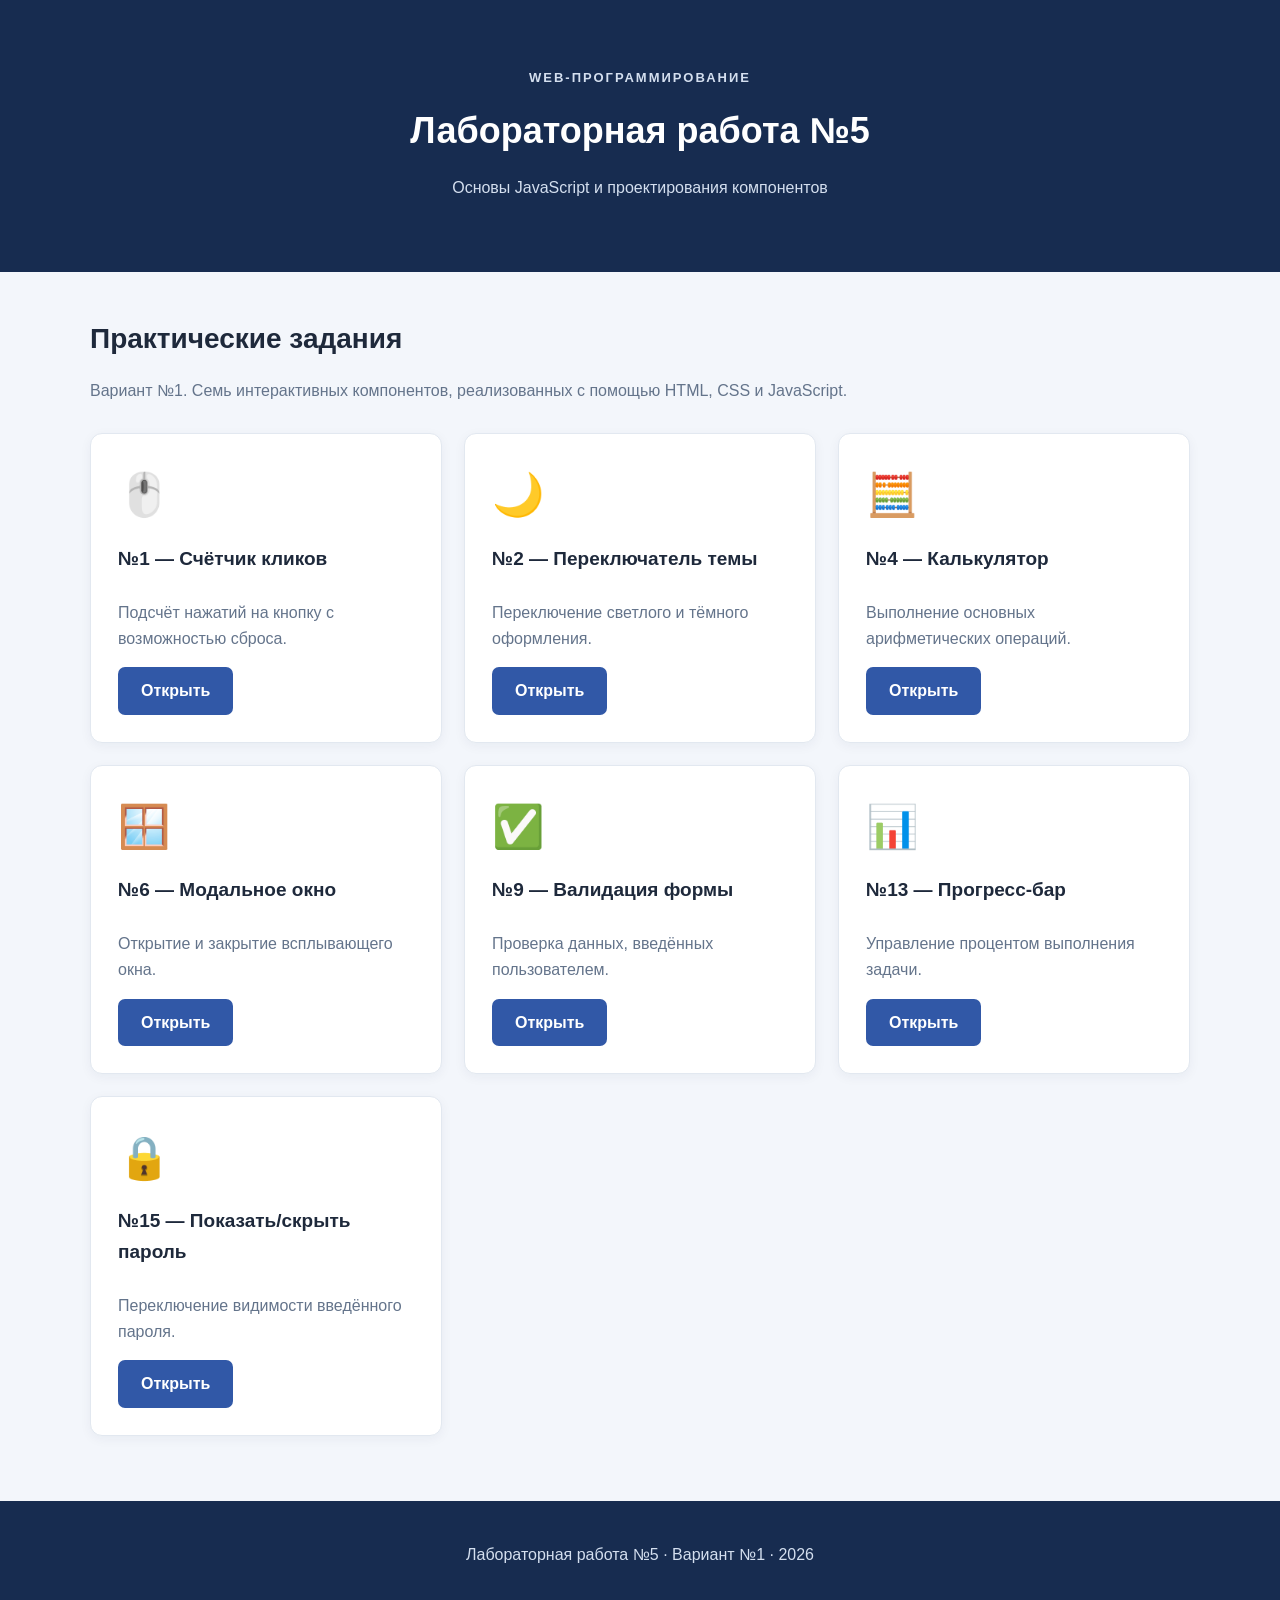
<file: index.html>
<!DOCTYPE html>
<html lang="ru">
<head>
    <meta charset="UTF-8">
    <meta name="viewport" content="width=device-width, initial-scale=1.0">
    <title>Лабораторная №5 — JavaScript</title>
    <link rel="stylesheet" href="css/styles.css">
    <script src="js/app.js" defer></script>
</head>
<body>
    <header class="site-header">
        <div class="container">
            <p class="eyebrow">WEB-программирование</p>
            <h1>Лабораторная работа №5</h1>
            <p>Основы JavaScript и проектирования компонентов</p>
        </div>
    </header>

    <main class="container main-content">
        <section>
            <h2>Практические задания</h2>
            <p class="section-description">
                Вариант №1. Семь интерактивных компонентов,
                реализованных с помощью HTML, CSS и JavaScript.
            </p>

            <div class="components-grid">

                <article class="component-card">
                    <div class="component-icon">🖱️</div>
                    <h3>№1 — Счётчик кликов</h3>
                    <p>Подсчёт нажатий на кнопку с возможностью сброса.</p>
                    <a href="counter.html" class="card-button">Открыть</a>
                </article>

                <article class="component-card">
                    <div class="component-icon">🌙</div>
                    <h3>№2 — Переключатель темы</h3>
                    <p>Переключение светлого и тёмного оформления.</p>
                    <a href="theme.html" class="card-button">Открыть</a>
                </article>

                <article class="component-card">
                    <div class="component-icon">🧮</div>
                    <h3>№4 — Калькулятор</h3>
                    <p>Выполнение основных арифметических операций.</p>
                    <a href="calculator.html" class="card-button">Открыть</a>
                </article>

                <article class="component-card">
                    <div class="component-icon">🪟</div>
                    <h3>№6 — Модальное окно</h3>
                    <p>Открытие и закрытие всплывающего окна.</p>
                    <a href="modal.html" class="card-button">Открыть</a>
                </article>

                <article class="component-card">
                    <div class="component-icon">✅</div>
                    <h3>№9 — Валидация формы</h3>
                    <p>Проверка данных, введённых пользователем.</p>
                    <a href="validation.html" class="card-button">Открыть</a>
                </article>

                <article class="component-card">
                    <div class="component-icon">📊</div>
                    <h3>№13 — Прогресс-бар</h3>
                    <p>Управление процентом выполнения задачи.</p>
                    <a href="progress.html" class="card-button">Открыть</a>
                </article>

                <article class="component-card">
                    <div class="component-icon">🔒</div>
                    <h3>№15 — Показать/скрыть пароль</h3>
                    <p>Переключение видимости введённого пароля.</p>
                    <a href="password.html" class="card-button">Открыть</a>
                </article>

            </div>
        </section>
    </main>

    <footer class="site-footer">
        <p>Лабораторная работа №5 · Вариант №1 · 2026</p>
    </footer>
</body>
</html>
</file>
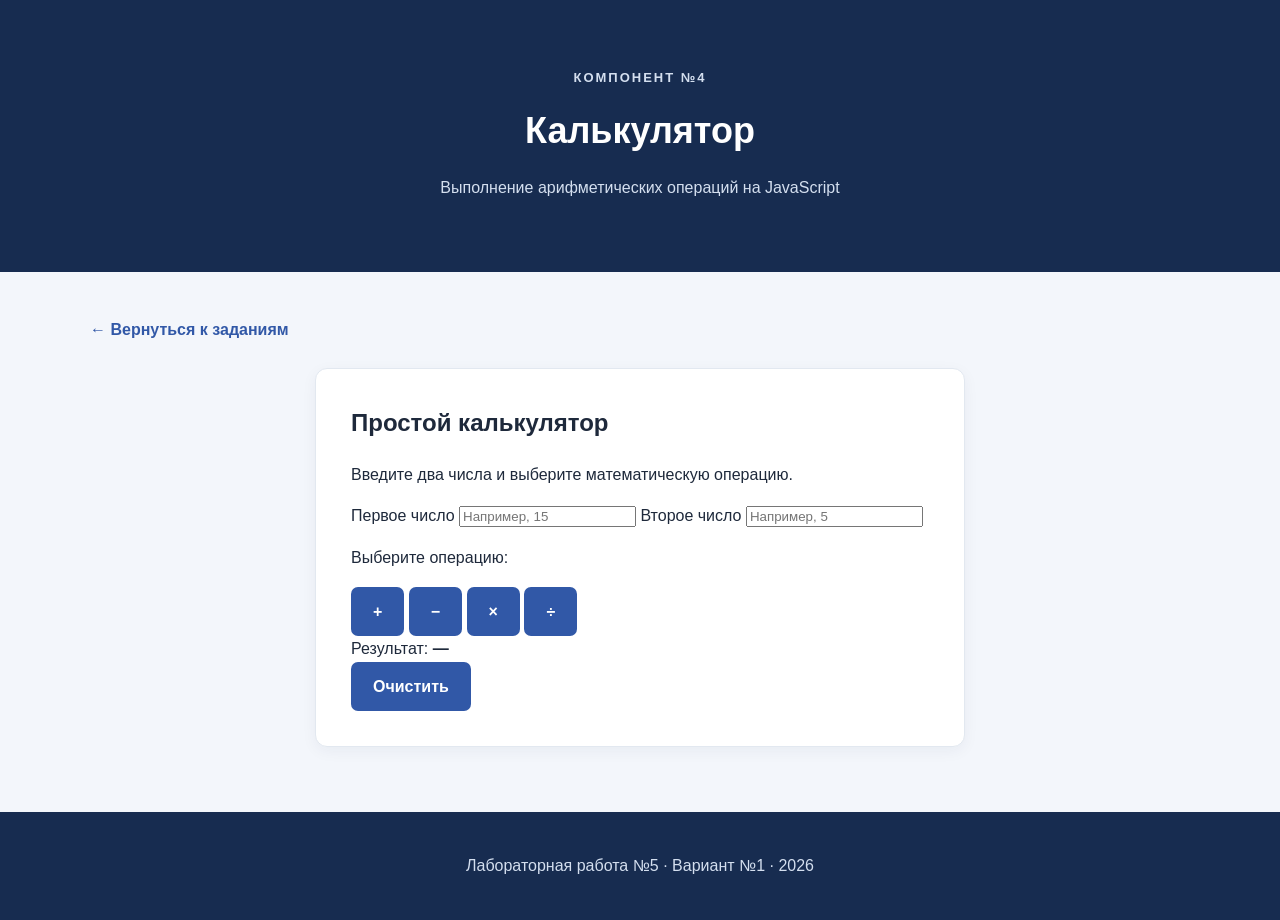
<file: calculator.html>
<!DOCTYPE html>
<html lang="ru">
<head>
    <meta charset="UTF-8">
    <meta name="viewport" content="width=device-width, initial-scale=1.0">
    <title>Калькулятор — Лабораторная №5</title>
    <link rel="stylesheet" href="css/styles.css">
    <script src="js/app.js" defer></script>
</head>
<body>
    <header class="site-header">
        <div class="container">
            <p class="eyebrow">Компонент №4</p>
            <h1>Калькулятор</h1>
            <p>Выполнение арифметических операций на JavaScript</p>
        </div>
    </header>

    <main class="container demo-page">
        <a href="index.html" class="back-link">
            ← Вернуться к заданиям
        </a>

        <section class="demo-panel">
            <h2>Простой калькулятор</h2>
            <p>Введите два числа и выберите математическую операцию.</p>

            <div class="calculator">
                <label for="calc-first">Первое число</label>
                <input type="number"
                       id="calc-first"
                       step="any"
                       placeholder="Например, 15">

                <label for="calc-second">Второе число</label>
                <input type="number"
                       id="calc-second"
                       step="any"
                       placeholder="Например, 5">

                <p class="calculator-label">Выберите операцию:</p>

                <div class="calculator-actions">
                    <button type="button" class="demo-button"
                            data-calc-operation="add">
                        +
                    </button>
                    <button type="button" class="demo-button"
                            data-calc-operation="subtract">
                        −
                    </button>
                    <button type="button" class="demo-button"
                            data-calc-operation="multiply">
                        ×
                    </button>
                    <button type="button" class="demo-button"
                            data-calc-operation="divide">
                        ÷
                    </button>
                </div>

                <div class="calculator-result" aria-live="polite">
                    <span>Результат:</span>
                    <strong id="calc-result">—</strong>
                </div>

                <button type="button"
                        class="demo-button calculator-clear"
                        id="calc-clear">
                    Очистить
                </button>
            </div>
        </section>
    </main>

    <footer class="site-footer">
        <p>Лабораторная работа №5 · Вариант №1 · 2026</p>
    </footer>
</body>
</html>
</file>
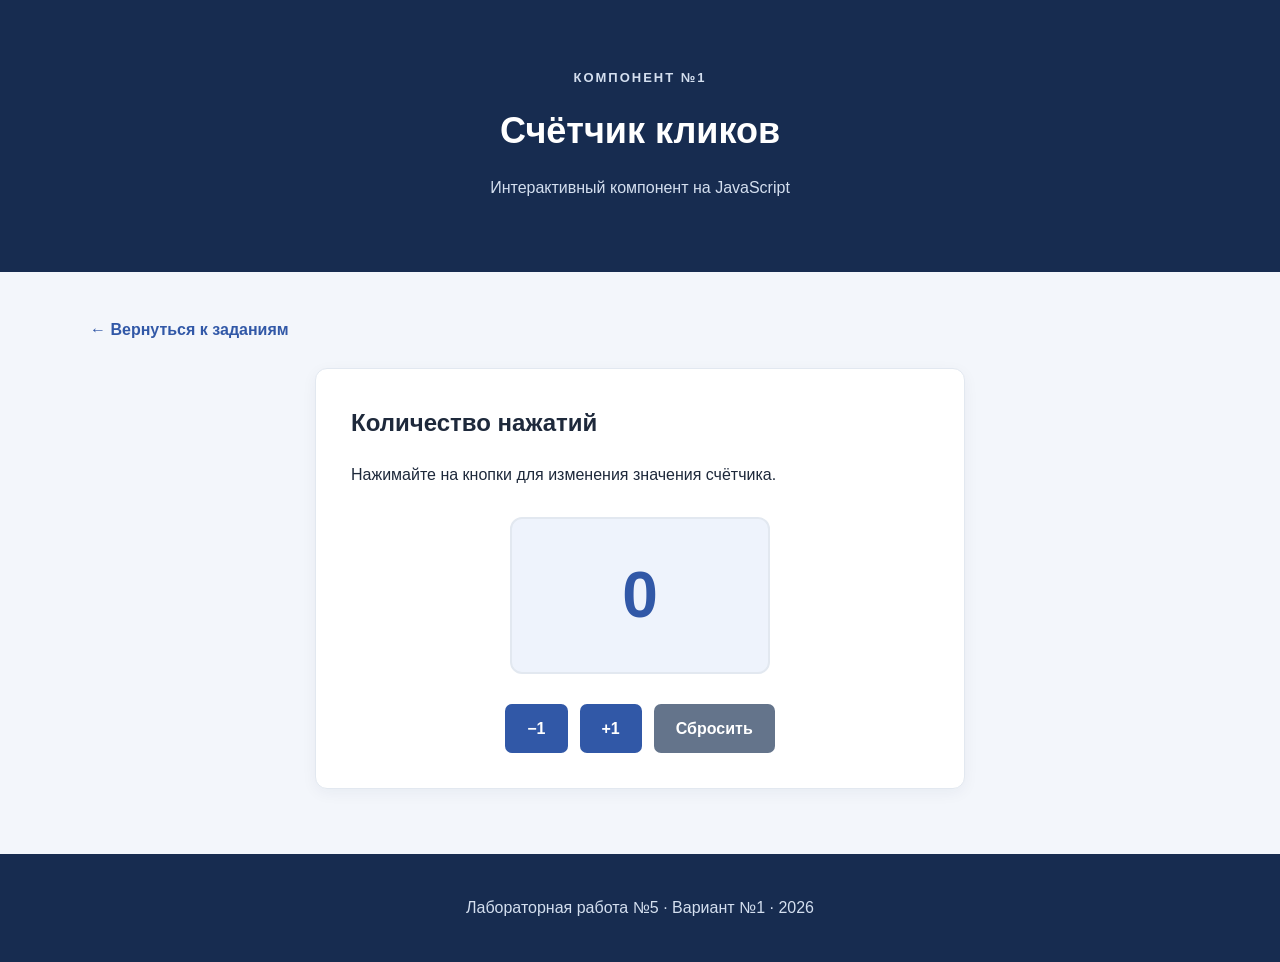
<file: counter.html>
<!DOCTYPE html>
<html lang="ru">
<head>
    <meta charset="UTF-8">
    <meta name="viewport" content="width=device-width, initial-scale=1.0">
    <title>Счётчик кликов — Лабораторная №5</title>
    <link rel="stylesheet" href="css/styles.css">
    <script src="js/app.js" defer></script>
</head>
<body>
    <header class="site-header">
        <div class="container">
            <p class="eyebrow">Компонент №1</p>
            <h1>Счётчик кликов</h1>
            <p>Интерактивный компонент на JavaScript</p>
        </div>
    </header>

    <main class="container demo-page">
        <a href="index.html" class="back-link">← Вернуться к заданиям</a>

        <section class="demo-panel">
            <h2>Количество нажатий</h2>
            <p>Нажимайте на кнопки для изменения значения счётчика.</p>

            <div class="counter-display" id="counter-value"
                 role="status" aria-live="polite">0</div>

            <div class="counter-actions">
                <button type="button" class="demo-button"
                        id="counter-minus">
                    −1
                </button>

                <button type="button" class="demo-button"
                        id="counter-plus">
                    +1
                </button>

                <button type="button" class="demo-button counter-reset"
                        id="counter-reset">
                    Сбросить
                </button>
            </div>
        </section>
    </main>

    <footer class="site-footer">
        <p>Лабораторная работа №5 · Вариант №1 · 2026</p>
    </footer>
</body>
</html>
</file>
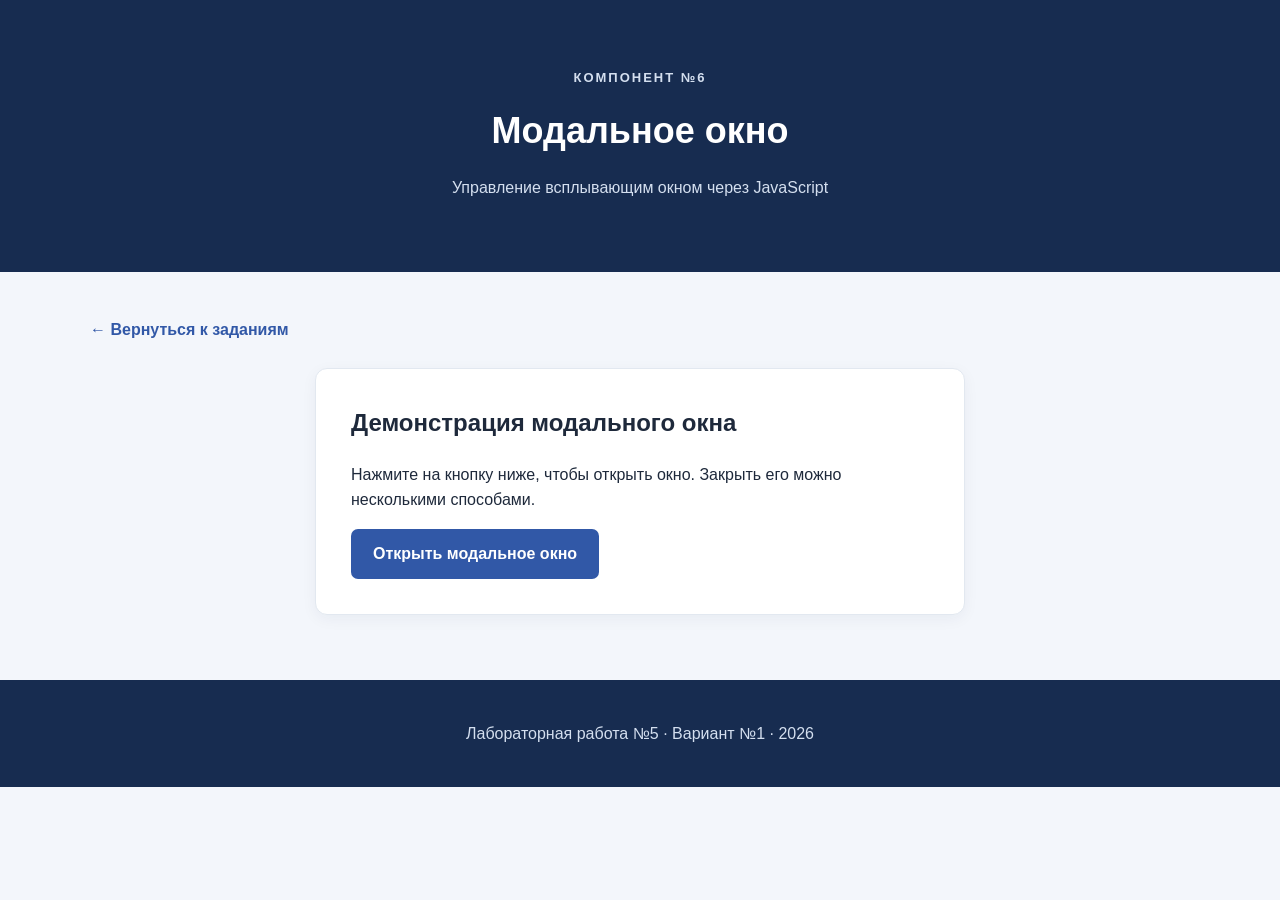
<file: modal.html>
<!DOCTYPE html>
<html lang="ru">
<head>
    <meta charset="UTF-8">
    <meta name="viewport" content="width=device-width, initial-scale=1.0">
    <title>Модальное окно — Лабораторная №5</title>
    <link rel="stylesheet" href="css/styles.css">
    <script src="js/app.js" defer></script>
</head>
<body>
    <header class="site-header">
        <div class="container">
            <p class="eyebrow">Компонент №6</p>
            <h1>Модальное окно</h1>
            <p>Управление всплывающим окном через JavaScript</p>
        </div>
    </header>

    <main class="container demo-page">
        <a href="index.html" class="back-link">
            ← Вернуться к заданиям
        </a>

        <section class="demo-panel">
            <h2>Демонстрация модального окна</h2>
            <p>
                Нажмите на кнопку ниже, чтобы открыть окно.
                Закрыть его можно несколькими способами.
            </p>

            <button type="button" class="demo-button"
                    id="modal-open">
                Открыть модальное окно
            </button>
        </section>
    </main>

    <dialog class="custom-modal" id="demo-modal"
            aria-labelledby="modal-title">
        <div class="custom-modal__header">
            <h2 id="modal-title">Модальное окно</h2>

            <button type="button"
                    class="custom-modal__close"
                    id="modal-close-cross"
                    aria-label="Закрыть окно">
                ×
            </button>
        </div>

        <div class="custom-modal__content">
            <p>
                Это пример модального окна, созданного с
                помощью HTML, CSS и JavaScript.
            </p>
            <p>
                Пока окно открыто, взаимодействие с
                остальной страницей заблокировано.
            </p>
        </div>

        <div class="custom-modal__footer">
            <button type="button" class="demo-button"
                    id="modal-close-button">
                Закрыть
            </button>
        </div>
    </dialog>

    <footer class="site-footer">
        <p>Лабораторная работа №5 · Вариант №1 · 2026</p>
    </footer>
</body>
</html>
</file>
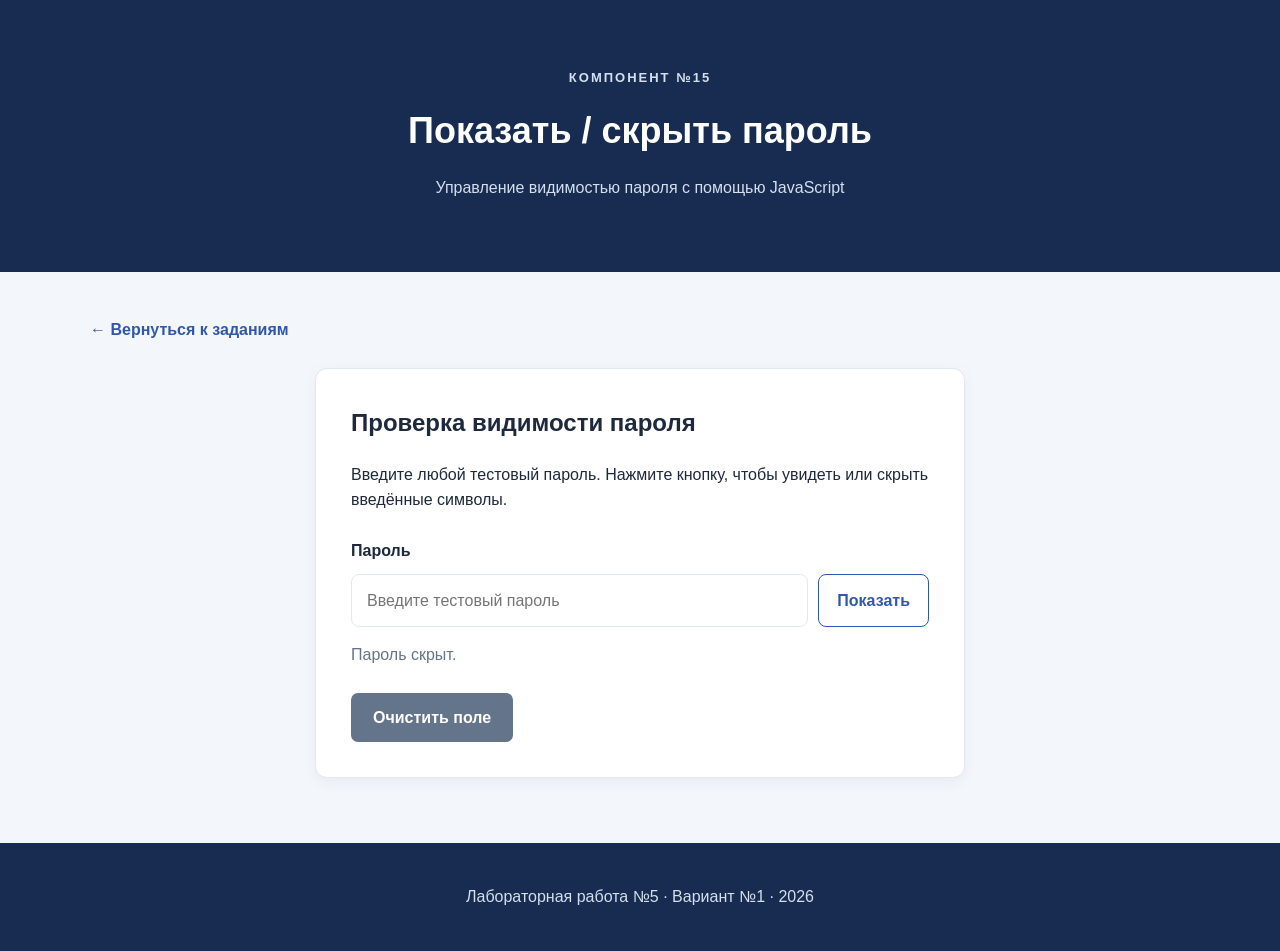
<file: password.html>
<!DOCTYPE html>
<html lang="ru">
<head>
    <meta charset="UTF-8">
    <meta name="viewport" content="width=device-width, initial-scale=1.0">
    <title>Показать/скрыть пароль — Лабораторная №5</title>
    <link rel="stylesheet" href="css/styles.css">
    <script src="js/app.js" defer></script>
</head>
<body>
    <header class="site-header">
        <div class="container">
            <p class="eyebrow">Компонент №15</p>
            <h1>Показать / скрыть пароль</h1>
            <p>Управление видимостью пароля с помощью JavaScript</p>
        </div>
    </header>

    <main class="container demo-page">
        <a href="index.html" class="back-link">
            ← Вернуться к заданиям
        </a>

        <section class="demo-panel">
            <h2>Проверка видимости пароля</h2>
            <p>
                Введите любой тестовый пароль. Нажмите кнопку,
                чтобы увидеть или скрыть введённые символы.
            </p>

            <div class="password-component">
                <label for="demo-password">Пароль</label>

                <div class="password-input-wrapper">
                    <input type="password"
                           id="demo-password"
                           placeholder="Введите тестовый пароль"
                           autocomplete="off">

                    <button type="button"
                            id="password-toggle"
                            class="password-toggle"
                            aria-label="Показать пароль"
                            aria-pressed="false">
                        Показать
                    </button>
                </div>

                <p class="password-status"
                   id="password-status"
                   role="status"
                   aria-live="polite">
                    Пароль скрыт.
                </p>

                <button type="button"
                        class="demo-button password-clear"
                        id="password-clear">
                    Очистить поле
                </button>
            </div>
        </section>
    </main>

    <footer class="site-footer">
        <p>Лабораторная работа №5 · Вариант №1 · 2026</p>
    </footer>
</body>
</html>
</file>
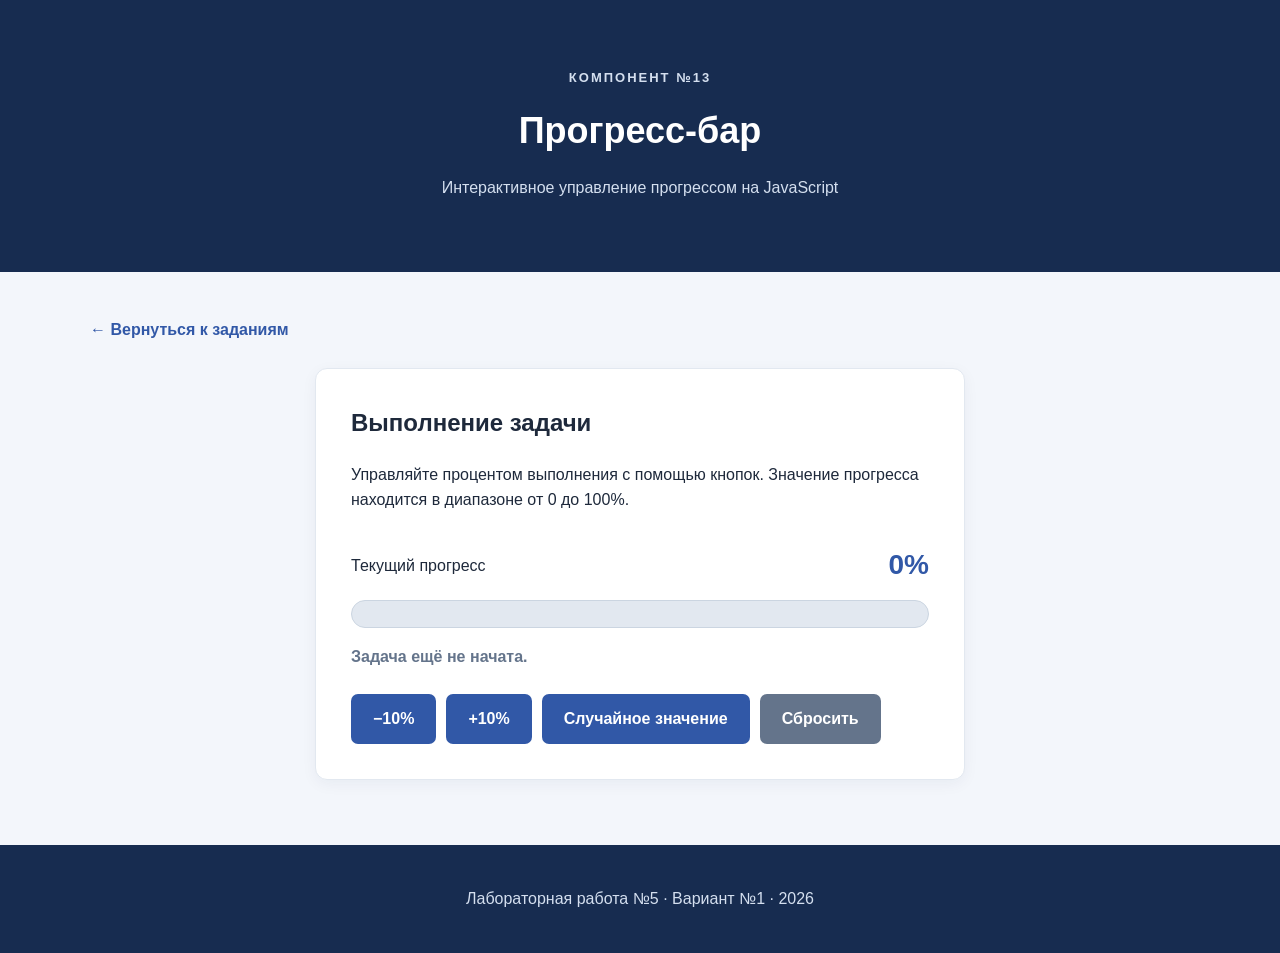
<file: progress.html>
<!DOCTYPE html>
<html lang="ru">
<head>
    <meta charset="UTF-8">
    <meta name="viewport" content="width=device-width, initial-scale=1.0">
    <title>Прогресс-бар — Лабораторная №5</title>
    <link rel="stylesheet" href="css/styles.css">
    <script src="js/app.js" defer></script>
</head>
<body>
    <header class="site-header">
        <div class="container">
            <p class="eyebrow">Компонент №13</p>
            <h1>Прогресс-бар</h1>
            <p>Интерактивное управление прогрессом на JavaScript</p>
        </div>
    </header>

    <main class="container demo-page">
        <a href="index.html" class="back-link">
            ← Вернуться к заданиям
        </a>

        <section class="demo-panel">
            <h2>Выполнение задачи</h2>
            <p>
                Управляйте процентом выполнения с помощью кнопок.
                Значение прогресса находится в диапазоне от 0 до 100%.
            </p>

            <div class="progress-info">
                <span>Текущий прогресс</span>
                <strong id="progress-value">0%</strong>
            </div>

            <div class="progress-track"
                 id="progress-track"
                 role="progressbar"
                 aria-label="Выполнение задачи"
                 aria-valuemin="0"
                 aria-valuemax="100"
                 aria-valuenow="0">
                <div class="progress-fill" id="progress-fill"></div>
            </div>

            <p class="progress-status" id="progress-status"
               role="status" aria-live="polite">
                Задача ещё не начата.
            </p>

            <div class="progress-actions">
                <button type="button" class="demo-button"
                        id="progress-minus">
                    −10%
                </button>

                <button type="button" class="demo-button"
                        id="progress-plus">
                    +10%
                </button>

                <button type="button" class="demo-button"
                        id="progress-random">
                    Случайное значение
                </button>

                <button type="button" class="demo-button progress-reset"
                        id="progress-reset">
                    Сбросить
                </button>
            </div>
        </section>
    </main>

    <footer class="site-footer">
        <p>Лабораторная работа №5 · Вариант №1 · 2026</p>
    </footer>
</body>
</html>
</file>
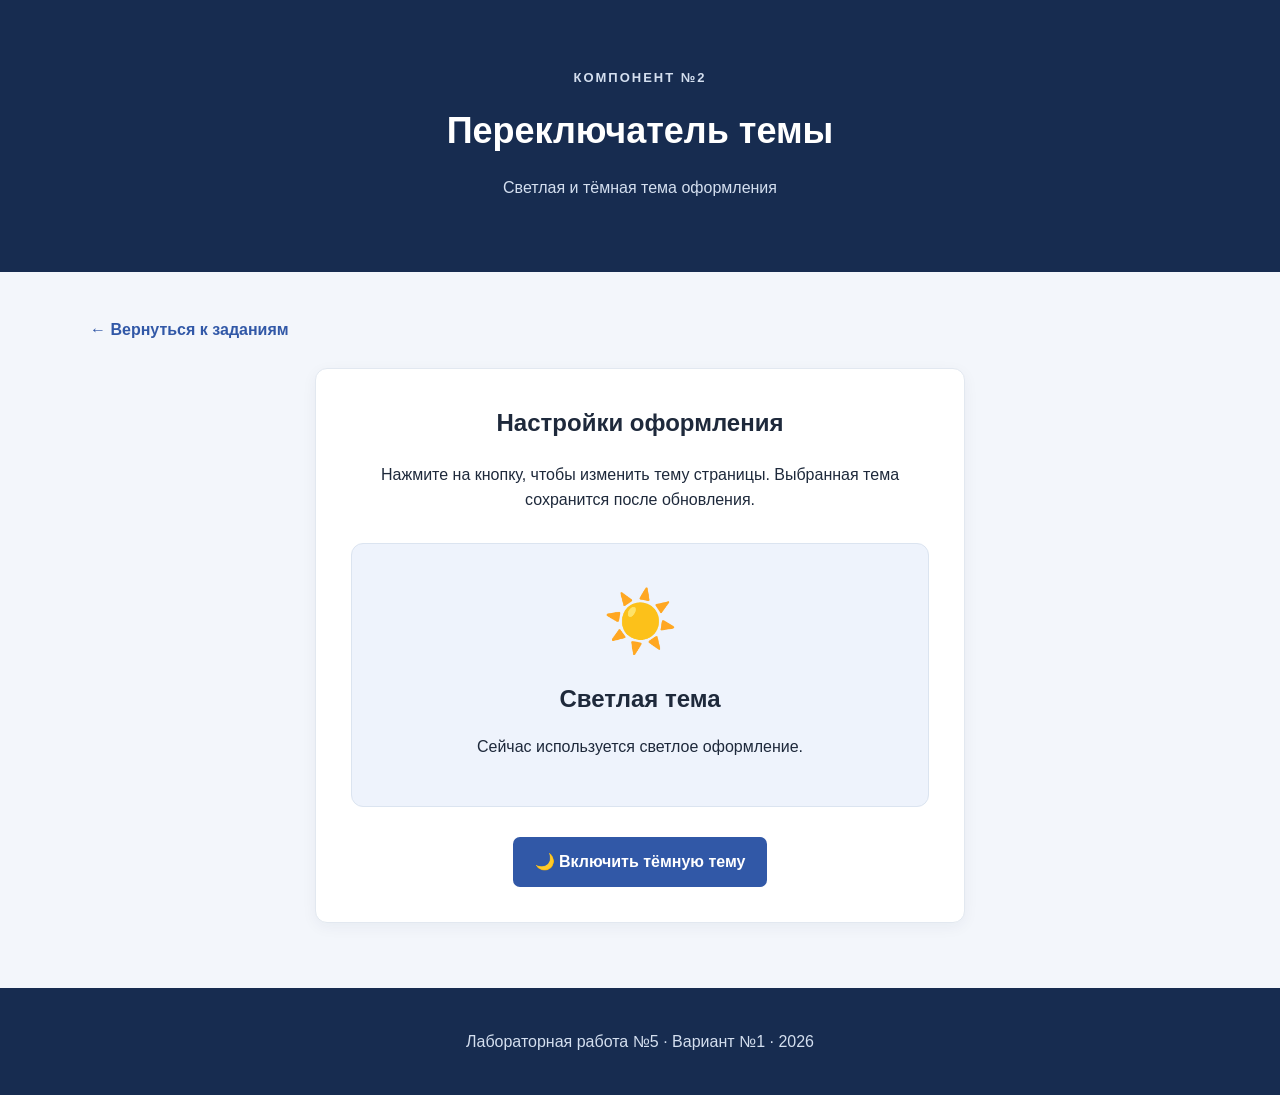
<file: theme.html>
<!DOCTYPE html>
<html lang="ru">
<head>
    <meta charset="UTF-8">
    <meta name="viewport" content="width=device-width, initial-scale=1.0">
    <title>Переключатель темы — Лабораторная №5</title>
    <link rel="stylesheet" href="css/styles.css">
    <script src="js/app.js" defer></script>
</head>
<body class="theme-page">
    <header class="site-header">
        <div class="container">
            <p class="eyebrow">Компонент №2</p>
            <h1>Переключатель темы</h1>
            <p>Светлая и тёмная тема оформления</p>
        </div>
    </header>

    <main class="container demo-page">
        <a href="index.html" class="back-link">
            ← Вернуться к заданиям
        </a>

        <section class="demo-panel theme-panel">
            <h2>Настройки оформления</h2>

            <p>
                Нажмите на кнопку, чтобы изменить тему страницы.
                Выбранная тема сохранится после обновления.
            </p>

            <div class="theme-preview">
                <div class="theme-preview-icon" id="theme-icon">☀️</div>
                <h3 id="theme-title">Светлая тема</h3>
                <p id="theme-description">
                    Сейчас используется светлое оформление.
                </p>
            </div>

            <button type="button"
                    class="demo-button theme-toggle"
                    id="theme-toggle"
                    aria-pressed="false">
                🌙 Включить тёмную тему
            </button>
        </section>
    </main>

    <footer class="site-footer">
        <p>Лабораторная работа №5 · Вариант №1 · 2026</p>
    </footer>
</body>
</html>
</file>
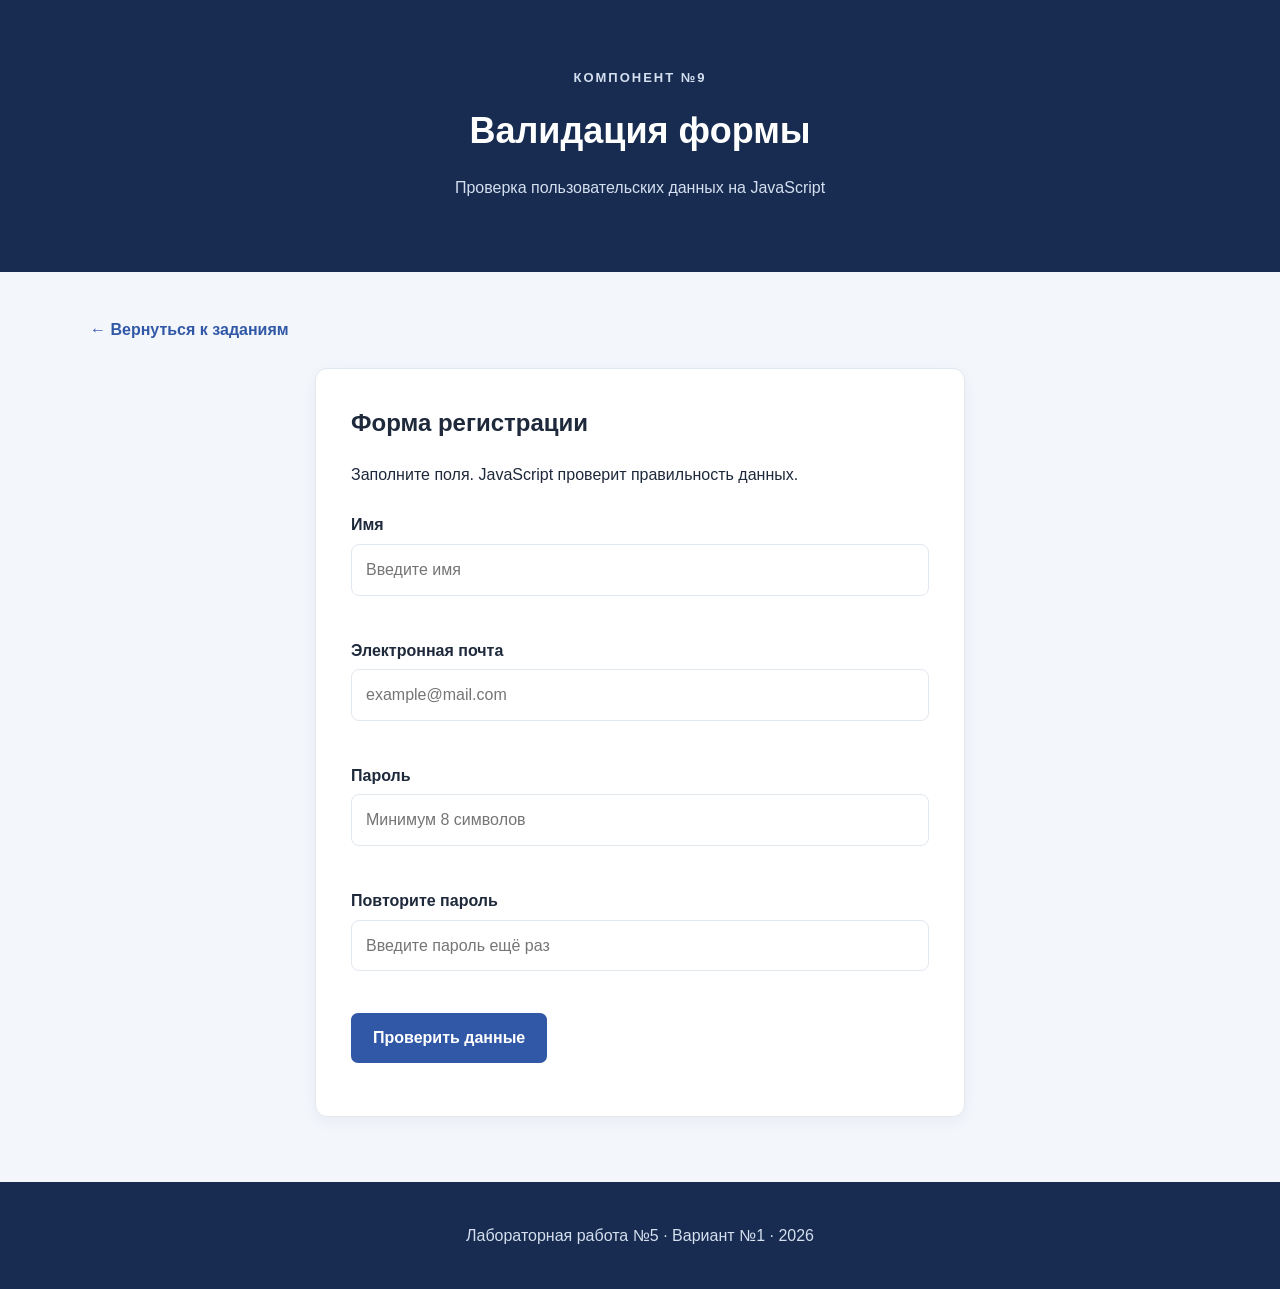
<file: validation.html>
<!DOCTYPE html>
<html lang="ru">
<head>
    <meta charset="UTF-8">
    <meta name="viewport" content="width=device-width, initial-scale=1.0">
    <title>Валидация формы — Лабораторная №5</title>
    <link rel="stylesheet" href="css/styles.css">
    <script src="js/app.js" defer></script>
</head>
<body>
    <header class="site-header">
        <div class="container">
            <p class="eyebrow">Компонент №9</p>
            <h1>Валидация формы</h1>
            <p>Проверка пользовательских данных на JavaScript</p>
        </div>
    </header>

    <main class="container demo-page">
        <a href="index.html" class="back-link">
            ← Вернуться к заданиям
        </a>

        <section class="demo-panel">
            <h2>Форма регистрации</h2>
            <p>Заполните поля. JavaScript проверит правильность данных.</p>

            <form id="validation-form" novalidate>
                <div class="form-field">
                    <label for="form-name">Имя</label>
                    <input type="text" id="form-name"
                           placeholder="Введите имя">
                    <small class="form-error" id="name-error"></small>
                </div>

                <div class="form-field">
                    <label for="form-email">Электронная почта</label>
                    <input type="email" id="form-email"
                           placeholder="example@mail.com">
                    <small class="form-error" id="email-error"></small>
                </div>

                <div class="form-field">
                    <label for="form-password">Пароль</label>
                    <input type="password" id="form-password"
                           placeholder="Минимум 8 символов">
                    <small class="form-error" id="password-error"></small>
                </div>

                <div class="form-field">
                    <label for="form-confirm">Повторите пароль</label>
                    <input type="password" id="form-confirm"
                           placeholder="Введите пароль ещё раз">
                    <small class="form-error" id="confirm-error"></small>
                </div>

                <button type="submit" class="demo-button">
                    Проверить данные
                </button>

                <p id="form-message" class="form-message"
                   role="status" aria-live="polite"></p>
            </form>
        </section>
    </main>

    <footer class="site-footer">
        <p>Лабораторная работа №5 · Вариант №1 · 2026</p>
    </footer>
</body>
</html>
</file>
<file: css/styles.css>
/* Общие настройки */

:root {
    --background: #f3f6fb;
    --surface: #ffffff;
    --text: #1e293b;
    --muted: #64748b;
    --primary: #3158a7;
    --primary-hover: #234480;
    --border: #e2e8f0;
}

* {
    box-sizing: border-box;
}

body {
    margin: 0;
    min-height: 100vh;
    font-family: Arial, sans-serif;
    background: var(--background);
    color: var(--text);
    line-height: 1.6;
}

.container {
    width: min(1100px, 92%);
    margin: 0 auto;
}

/* Шапка */

.site-header {
    background: #172c50;
    color: white;
    padding: 55px 0;
    text-align: center;
}

    .site-header h1 {
        font-size: 36px;
        margin: 5px 0;
    }

    .site-header p {
        color: #d4dfef;
    }

.eyebrow {
    font-size: 13px;
    text-transform: uppercase;
    letter-spacing: 2px;
    font-weight: bold;
}

/* Основное содержимое */

.main-content {
    padding: 45px 0 65px;
}

    .main-content h2 {
        margin: 0 0 10px;
        font-size: 28px;
    }

.section-description {
    color: var(--muted);
    margin-bottom: 30px;
}

/* Сетка компонентов */

.components-grid {
    display: grid;
    grid-template-columns: repeat(3, minmax(0, 1fr));
    gap: 22px;
}

.component-card {
    display: flex;
    flex-direction: column;
    padding: 27px;
    background: var(--surface);
    border: 1px solid var(--border);
    border-radius: 12px;
    box-shadow: 0 3px 12px #172c500d;
    transition: transform 0.3s ease, box-shadow 0.3s ease;
}

    .component-card:hover {
        transform: translateY(-6px);
        box-shadow: 0 12px 25px #172c501c;
    }

.component-icon {
    font-size: 42px;
    margin-bottom: 15px;
}

.component-card h3 {
    margin: 0 0 10px;
    font-size: 19px;
}

.component-card p {
    color: var(--muted);
    flex-grow: 1;
}

.card-button {
    display: inline-block;
    align-self: flex-start;
    padding: 11px 23px;
    background: var(--primary);
    color: white;
    border-radius: 7px;
    text-decoration: none;
    font-weight: bold;
    transition: background 0.25s ease;
}

    .card-button:hover {
        background: var(--primary-hover);
    }

/* Общие стили будущих страниц */

.demo-page {
    padding: 45px 0 65px;
}

.demo-panel {
    max-width: 650px;
    margin: 0 auto;
    padding: 35px;
    background: var(--surface);
    border: 1px solid var(--border);
    border-radius: 12px;
    box-shadow: 0 4px 15px #172c500d;
}

    .demo-panel h2 {
        margin-top: 0;
    }

.demo-button {
    padding: 12px 22px;
    border: none;
    border-radius: 7px;
    background: var(--primary);
    color: white;
    font: inherit;
    font-weight: bold;
    cursor: pointer;
    transition: background 0.25s ease;
}

    .demo-button:hover {
        background: var(--primary-hover);
    }

.back-link {
    display: inline-block;
    margin-bottom: 25px;
    color: var(--primary);
    font-weight: bold;
    text-decoration: none;
}

    .back-link:hover {
        text-decoration: underline;
    }

/* Подвал */

.site-footer {
    padding: 25px;
    background: #172c50;
    color: #d4dfef;
    text-align: center;
}

/* Адаптивность */

@media (max-width: 900px) {
    .components-grid {
        grid-template-columns: repeat(2, minmax(0, 1fr));
    }
}

@media (max-width: 600px) {
    .components-grid {
        grid-template-columns: 1fr;
    }

    .site-header h1 {
        font-size: 27px;
    }

    .demo-panel {
        padding: 22px;
    }
}



/* Компонент №1 — Счётчик кликов */

.counter-display {
    margin: 30px auto;
    padding: 25px;
    max-width: 260px;
    background: #eef3fc;
    border: 2px solid var(--border);
    border-radius: 12px;
    color: var(--primary);
    text-align: center;
    font-size: 64px;
    font-weight: bold;
}

.counter-actions {
    display: flex;
    justify-content: center;
    flex-wrap: wrap;
    gap: 12px;
}

.counter-reset {
    background: #64748b;
}

    .counter-reset:hover {
        background: #475569;
    }



/* ==========================================
   Компонент №2 — Переключатель темы
   ========================================== */

.theme-page {
    transition: background-color 0.3s ease, color 0.3s ease;
}

.theme-panel {
    text-align: center;
    transition: background-color 0.3s ease, border-color 0.3s ease;
}

.theme-preview {
    margin: 30px auto;
    padding: 30px;
    background: #eef3fc;
    border: 1px solid #dbe4f0;
    border-radius: 12px;
    transition: background-color 0.3s ease, border-color 0.3s ease;
}

.theme-preview-icon {
    font-size: 60px;
}

.theme-preview h3 {
    margin: 10px 0;
    font-size: 24px;
}

.theme-toggle {
    min-width: 250px;
}

/* Тёмная тема */

.theme-page.dark-theme {
    --background: #101827;
    --surface: #1c293b;
    --text: #f1f5f9;
    --muted: #b2c0d0;
    --primary: #638dea;
    --primary-hover: #456fc9;
    --border: #394a61;
}

    .theme-page.dark-theme .site-header,
    .theme-page.dark-theme .site-footer {
        background: #080f1c;
    }

    .theme-page.dark-theme .theme-preview {
        background: #25354b;
        border-color: #41536b;
    }

    .theme-page.dark-theme .back-link {
        color: #90b2ff;
    }

    .theme-page.dark-theme .demo-button {
        color: #ffffff;
    }



/* ==========================================
   Компонент №6 — Модальное окно
   ========================================== */

.custom-modal {
    width: min(480px, 92%);
    padding: 0;
    border: none;
    border-radius: 14px;
    background: var(--surface);
    color: var(--text);
    box-shadow: 0 20px 60px #00000040;
}

    .custom-modal::backdrop {
        background: #071528a8;
        backdrop-filter: blur(4px);
    }

    .custom-modal[open] {
        animation: modal-appear 0.25s ease-out;
    }

.custom-modal__header {
    display: flex;
    justify-content: space-between;
    align-items: center;
    gap: 15px;
    padding: 22px 25px;
    border-bottom: 1px solid var(--border);
}

    .custom-modal__header h2 {
        margin: 0;
        font-size: 23px;
    }

.custom-modal__close {
    width: 36px;
    height: 36px;
    border: none;
    border-radius: 8px;
    background: #eef2f7;
    color: #334155;
    font-size: 27px;
    cursor: pointer;
}

    .custom-modal__close:hover {
        background: #dce4ee;
    }

.custom-modal__content {
    padding: 20px 25px;
    color: var(--muted);
}

.custom-modal__footer {
    display: flex;
    justify-content: flex-end;
    padding: 15px 25px 25px;
}

@keyframes modal-appear {
    from {
        opacity: 0;
        transform: translateY(-15px) scale(0.96);
    }

    to {
        opacity: 1;
        transform: translateY(0) scale(1);
    }
}



/* ==========================================
   Компонент №9 — Валидация формы
   ========================================== */

#validation-form {
    display: flex;
    flex-direction: column;
    gap: 18px;
    margin-top: 25px;
}

.form-field {
    display: flex;
    flex-direction: column;
    gap: 6px;
}

    .form-field label {
        font-weight: bold;
    }

    .form-field input {
        width: 100%;
        padding: 12px 14px;
        border: 1px solid var(--border);
        border-radius: 8px;
        font: inherit;
        outline: none;
    }

        .form-field input:focus {
            border-color: var(--primary);
        }

        .form-field input.input-invalid {
            border-color: #dc3545;
            background: #fff7f7;
        }

        .form-field input.input-valid {
            border-color: #198754;
        }

.form-error {
    min-height: 18px;
    color: #dc3545;
    font-size: 13px;
}

.form-message {
    margin: 0;
    font-weight: bold;
}

    .form-message.success {
        color: #198754;
    }

    .form-message.failure {
        color: #dc3545;
    }

#validation-form .demo-button {
    align-self: flex-start;
}



/* ==========================================
   Компонент №13 — Прогресс-бар
   ========================================== */

.progress-info {
    display: flex;
    justify-content: space-between;
    align-items: center;
    gap: 15px;
    margin: 30px 0 12px;
}

    .progress-info strong {
        font-size: 28px;
        color: var(--primary);
    }

.progress-track {
    width: 100%;
    height: 28px;
    overflow: hidden;
    border-radius: 20px;
    background: #e2e8f0;
    border: 1px solid #cbd5e1;
}

.progress-fill {
    width: 0%;
    height: 100%;
    background: linear-gradient(90deg, #3158a7, #61a5fa);
    border-radius: inherit;
    transition: width 0.4s ease;
}

    .progress-fill.completed {
        background: linear-gradient(90deg, #198754, #43c98b);
    }

.progress-status {
    margin: 16px 0 25px;
    color: var(--muted);
    font-weight: bold;
}

.progress-actions {
    display: flex;
    flex-wrap: wrap;
    gap: 10px;
}

.progress-reset {
    background: #64748b;
}

    .progress-reset:hover {
        background: #475569;
    }




/* ==========================================
   Компонент №15 — Показать/скрыть пароль
   ========================================== */

.password-component {
    margin-top: 25px;
}

    .password-component label {
        display: block;
        margin-bottom: 10px;
        font-weight: bold;
    }

.password-input-wrapper {
    display: flex;
    align-items: center;
    gap: 10px;
}

    .password-input-wrapper input {
        flex: 1;
        min-width: 0;
        padding: 13px 15px;
        border: 1px solid var(--border);
        border-radius: 8px;
        font: inherit;
        outline: none;
    }

        .password-input-wrapper input:focus {
            border-color: var(--primary);
            box-shadow: 0 0 0 3px #3158a71f;
        }

.password-toggle {
    padding: 13px 18px;
    border: 1px solid var(--primary);
    border-radius: 8px;
    background: var(--surface);
    color: var(--primary);
    font: inherit;
    font-weight: bold;
    cursor: pointer;
    transition: background 0.25s ease, color 0.25s ease;
}

    .password-toggle:hover {
        background: var(--primary);
        color: #ffffff;
    }

.password-status {
    margin: 15px 0 25px;
    color: var(--muted);
}

.password-clear {
    background: #64748b;
}

    .password-clear:hover {
        background: #475569;
    }

@media (max-width: 450px) {
    .password-input-wrapper {
        flex-direction: column;
        align-items: stretch;
    }
}
</file>
